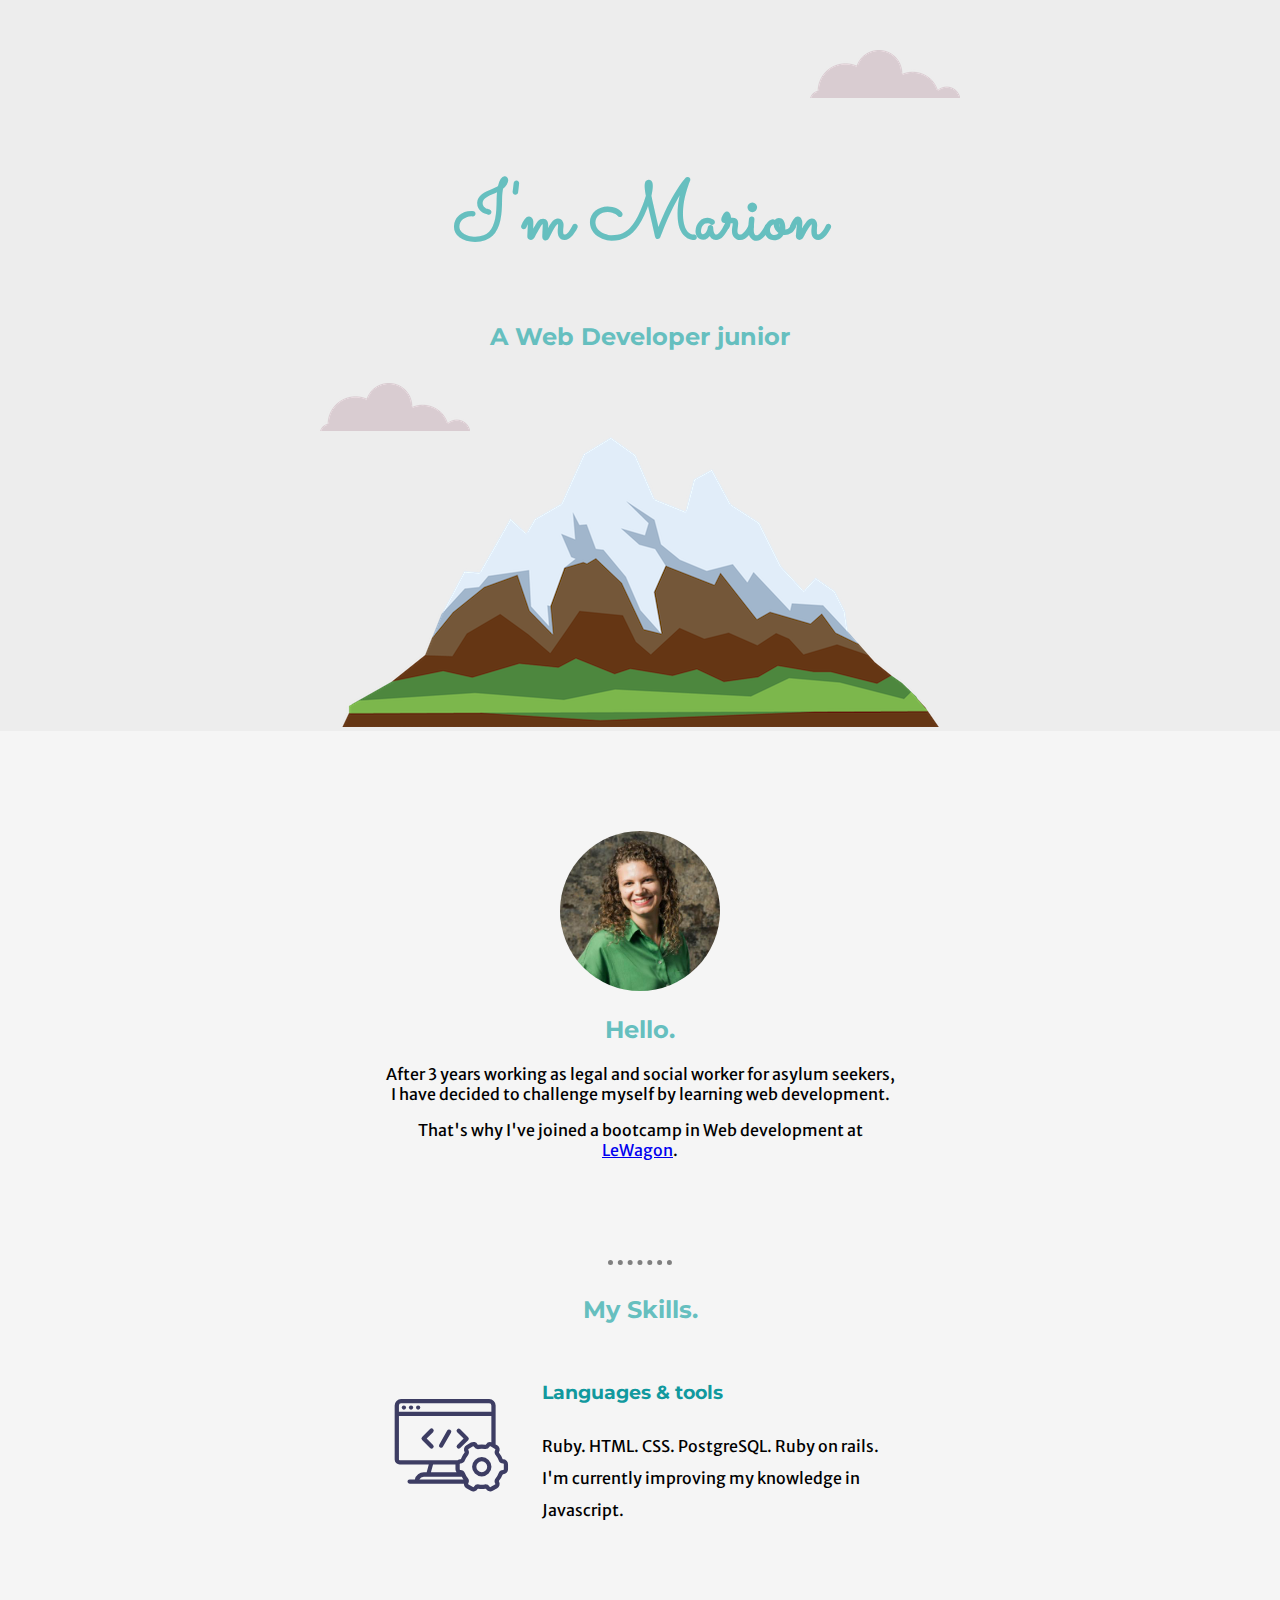
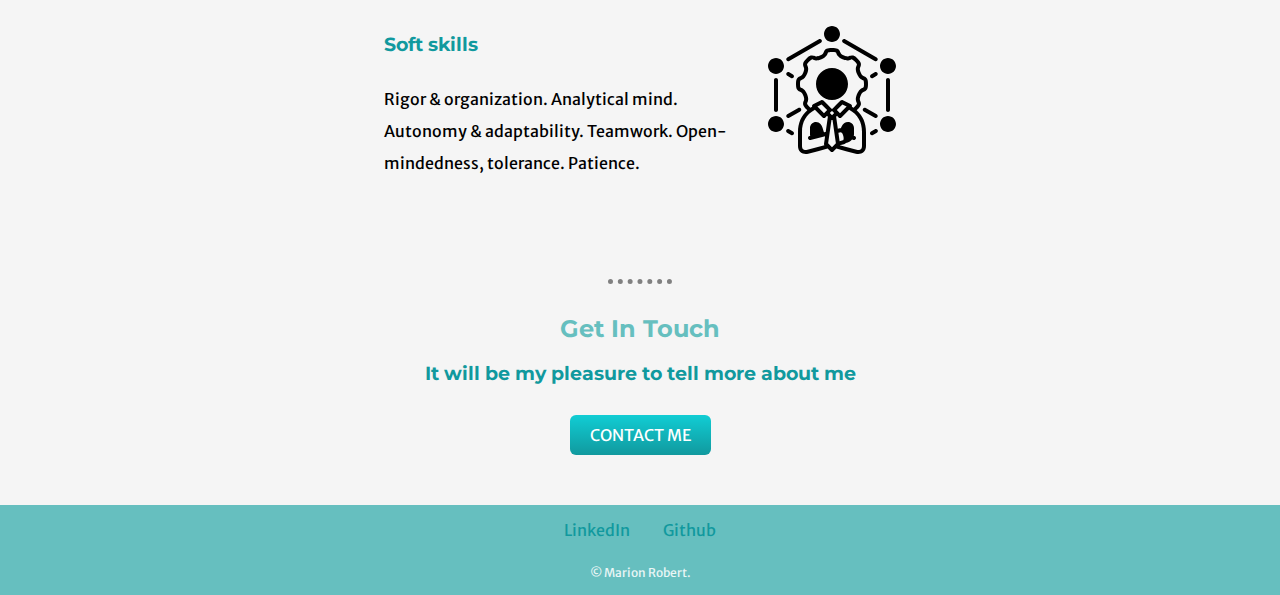
<file: index.html>
<!DOCTYPE html>
<html lang="en" dir="ltr">
  <head>
    <meta charset="utf-8">
    <title>Marion Robert</title>
    <link rel="stylesheet" href="css/styles.css">
    <link rel="icon" href="images/favicon.ico">
    <link rel="preconnect" href="https://fonts.googleapis.com">
<link rel="preconnect" href="https://fonts.gstatic.com" crossorigin>
<link href="https://fonts.googleapis.com/css2?family=Merriweather+Sans&family=Montserrat&family=Sacramento&display=swap" rel="stylesheet">
  </head>
  <body>
    <div class="top-container">
      <img src="images/cloud.png" alt="cloud-img" class="top-cloud">
      <h1>I'm Marion</h1>
      <h2 class="subtitle">A Web Developer junior</h2>
      <img src="images/cloud.png" alt="cloud-img" class="bottom-cloud">
      <img src="images/mountain.png" alt="mountain-img">
    </div>

    <div class="middle-container">
      <div class="profile">
        <img src="images/picture.png" alt="" class="avatar">
        <h2>Hello.</h2>
        <p>After 3 years working as legal and social worker for asylum seekers, I have decided to challenge myself by learning web development.</p>
        <p>That's why I've joined a bootcamp in Web development at <a href="https://www.lewagon.com/fr">LeWagon</a>.</p>
      </div>
      <hr>
      <div class="skills">
        <h2>My Skills.</h2>
        <div class="skill-row">
          <img class="icon-development" src="images/development.svg" alt="">
          <h3>Languages & tools</h3>
          <p>Ruby. HTML. CSS. PostgreSQL. Ruby on rails. I'm currently improving my knowledge in Javascript.</p>
        </div>
        <div class="skill-row">
          <img class="icon-soft-skills" src="images/soft-skills.svg" alt="">
          <h3>Soft skills</h3>
          <p>Rigor & organization. Analytical mind. Autonomy & adaptability. Teamwork. Open-mindedness, tolerance. Patience.</p>
        </div>
      </div>
      <hr>
      <div class="contact-me">
        <h2>Get In Touch</h2>
        <h3>It will be my pleasure to tell more about me</h3>
        <a class="btn" href="mailto:mrobert148@gmail.com">CONTACT ME</a>
      </div>
      <div class="bottom-container">
        <a class="social-network" href="https://www.linkedin.com/in/marion-robert-" target="_blank">LinkedIn</a>
        <a class="social-network" href="https://github.com/marionrobert" target="_blank">Github</a>
        <p>© Marion Robert.</p>
      </div>
    </div>



  </body>
</html>
</file>
<file: css/styles.css>
body {
  background-color:whitesmoke;
  margin: 0;
  text-align: center;
  font-family: 'Merriweather Sans', sans-serif;
}

h1 {
  font-size: 5rem;
  margin: 2.6rem auto 0 auto;
  font-family: 'Sacramento', cursive;
  line-height: 2;
}

h1, h2 {
  color: #66BFBF;
}


h2, h3 {
  font-family: 'Montserrat', sans-serif;
}

h3 {
  color: #11999E;
}

.subtitle {
  font-size: 1.5rem;
}

.avatar {
  height: 160px;
  border-radius: 80px;
}

.social-network {
  color: #11999E;
}

.top-container {
  background-color: #EDEDED;
  position:relative;
  padding-top: 100px;
}

.top-cloud {
  position: absolute;
  right: 25%;
  top: 50px;

}
.bottom-cloud {
  position:absolute;
  left: 25%;
  bottom: 300px;
}

.bottom-container {
  background-color: #66BFBF;
  padding: 15px;
  margin-top: 50px;
}

.skill-row {
  width: 40%;
  margin: 50px auto 100px auto;
  text-align: left;
  line-height: 2;
}

.icon-development {
  width: 25%;
  float: left;
  margin-right: 30px;
}

.icon-soft-skills {
  width: 25%;
  float: right;
  margin-left: 30px;
}

.bottom-container p {
  color: #EAF6F6;
  margin: 25px auto 0 auto;
  font-size: 0.75rem;
}

.bottom-container a {
  padding: 15px;
  text-decoration: none;
}

hr {
  color: grey;
  border-style: none;
  border-bottom-style: dotted;
  border-width: 5px;
  width: 5%;
}

.profile {
  width: 40%;
  margin: 100px auto;
}

.skills {
  margin: 30px auto;
}

.contact-me {
  margin: 30px auto;
}

.btn {
  display: block;
  width: fit-content;
  margin: 30px auto;
  background: #11cdd4;
  background-image: -webkit-linear-gradient(top, #11cdd4,  #11999e);
  background-image: -moz-linear-gradient(top, #11cdd4,  #11999e);
  background-image: -ms-linear-gradient(top, #11cdd4,  #11999e);
  background-image: -o-linear-gradient(top, #11cdd4,  #11999e);
  background-image: linear-gradient(to bottom, #11cdd4,  #11999e);
  border-radius: 6px;
  color: #ffffff;
  font-size: 1rem;
  padding: 10px 20px 10px 20px;
  text-decoration: none;
}

.btn:hover {
  background: #30e3cb;
  background-image: -webkit-linear-gradient(top, #30e3cb, #2bc4ad);
  background-image: -moz-linear-gradient(top, #30e3cb, #2bc4ad);
  background-image: -ms-linear-gradient(top, #30e3cb, #2bc4ad);
  background-image: -o-linear-gradient(top, #30e3cb, #2bc4ad);
  background-image: linear-gradient(to bottom, #30e3cb, #2bc4ad);
  text-decoration: none;
}
</file>
